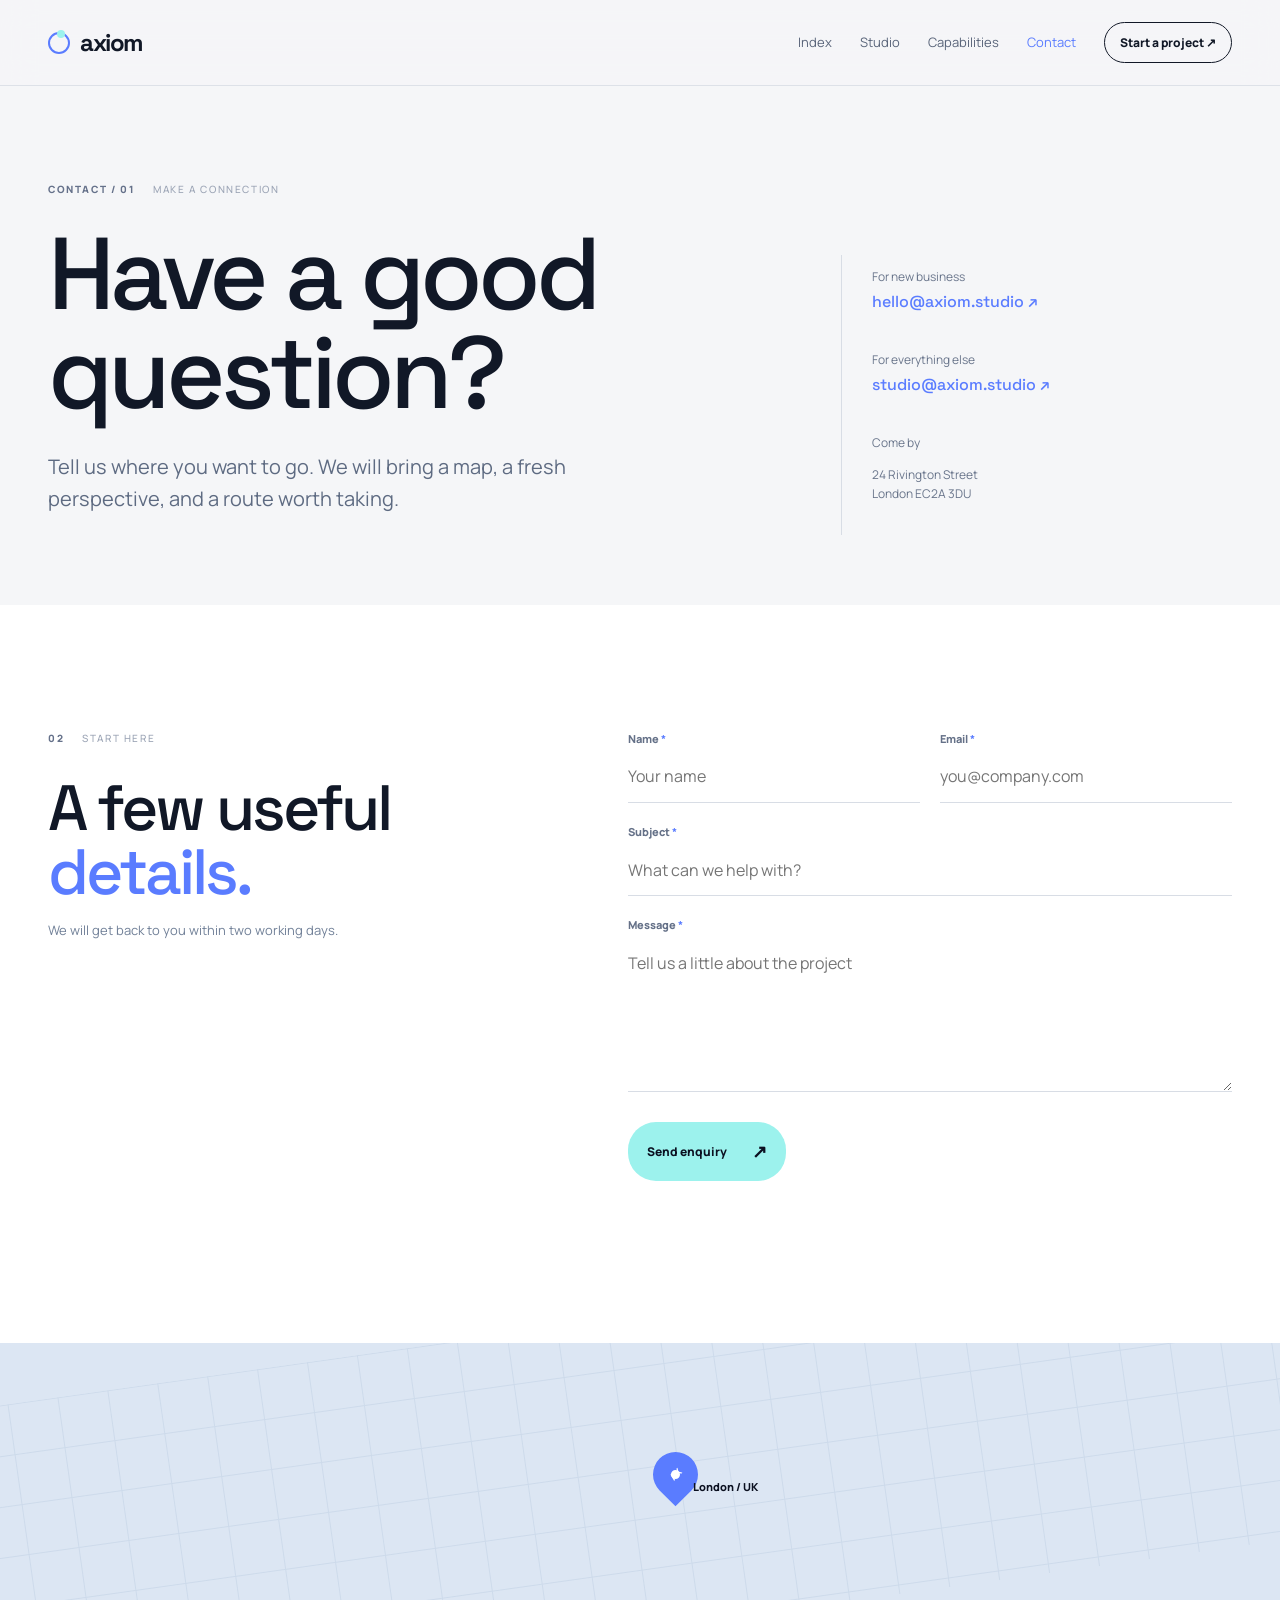
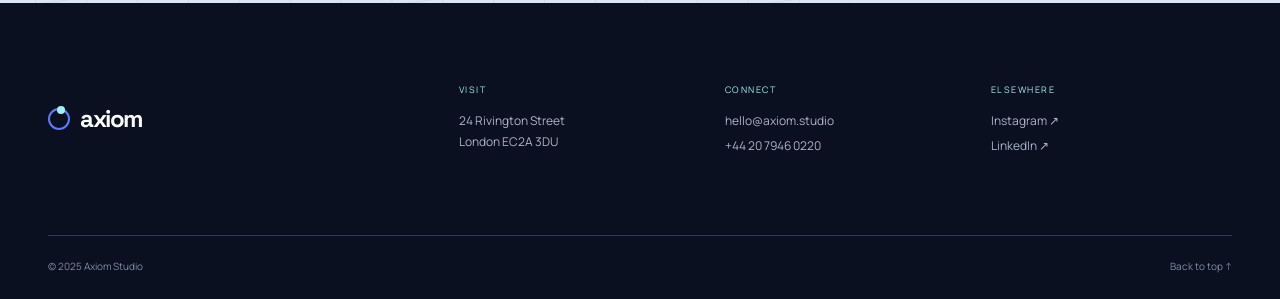
<file: contact.html>
<!doctype html><html lang="en"><head><meta charset="utf-8"><meta name="viewport" content="width=device-width,initial-scale=1"><meta name="description" content="Start a project with Axiom creative technology studio."><title>Contact — Axiom</title><link rel="preconnect" href="https://fonts.googleapis.com"><link rel="preconnect" href="https://fonts.gstatic.com" crossorigin><link href="https://fonts.googleapis.com/css2?family=Manrope:wght@400;500;600;700;800&family=Space+Grotesk:wght@400;500;600;700&display=swap" rel="stylesheet"><link rel="stylesheet" href="css/style.css"></head><body><header class="site-header" id="top"><nav class="navbar container" aria-label="Primary navigation"><a class="logo" href="index.html"><span class="logo-orbit"></span>axiom</a><button class="menu-toggle" aria-label="Open navigation" aria-expanded="false" aria-controls="site-menu"><span></span><span></span></button><div class="nav-menu" id="site-menu"><a class="nav-link" href="index.html">Index</a><a class="nav-link" href="about.html">Studio</a><a class="nav-link" href="services.html">Capabilities</a><a class="nav-link active" href="contact.html">Contact</a><a class="nav-pill" href="contact.html">Start a project <span>↗</span></a></div></nav></header><main><section class="contact-intro container"><div><div class="section-number">Contact / 01 <span>Make a connection</span></div><h1>Have a good<br><span>question?</span></h1><p class="inner-lede">Tell us where you want to go. We will bring a map, a fresh perspective, and a route worth taking.</p></div><div class="contact-links"><p>For new business</p><a href="mailto:hello@axiom.studio">hello@axiom.studio ↗</a><p>For everything else</p><a href="mailto:studio@axiom.studio">studio@axiom.studio ↗</a><p>Come by</p><span>24 Rivington Street<br>London EC2A 3DU</span></div></section><section class="contact-area section"><div class="container contact-grid"><div class="form-heading"><div class="section-number">02 <span>Start here</span></div><h2>A few useful<br><span>details.</span></h2><p>We will get back to you within two working days.</p></div><form class="contact-form" novalidate><div class="field"><label for="name">Name <b>*</b></label><input id="name" name="name" type="text" placeholder="Your name" required></div><div class="field"><label for="email">Email <b>*</b></label><input id="email" name="email" type="email" placeholder="you@company.com" required></div><div class="field field-full"><label for="subject">Subject <b>*</b></label><input id="subject" name="subject" type="text" placeholder="What can we help with?" required></div><div class="field field-full"><label for="message">Message <b>*</b></label><textarea id="message" name="message" rows="5" placeholder="Tell us a little about the project" required></textarea></div><button class="button button-cyan" type="submit">Send enquiry <span>↗</span></button><p class="form-status" role="status" aria-live="polite"></p></form></div></section><section class="contact-map"><div class="map-grid"></div><div class="map-pin">AX</div><p>London / UK</p></section></main><footer class="site-footer"><div class="container footer-top"><a class="logo logo-light" href="index.html"><span class="logo-orbit"></span>axiom</a><div><p class="footer-label">Visit</p><p>24 Rivington Street<br>London EC2A 3DU</p></div><div><p class="footer-label">Connect</p><a href="mailto:hello@axiom.studio">hello@axiom.studio</a><br><a href="tel:+442079460220">+44 20 7946 0220</a></div><div><p class="footer-label">Elsewhere</p><a href="#top">Instagram ↗</a><br><a href="#top">LinkedIn ↗</a></div></div><div class="container footer-bottom"><span>© 2025 Axiom Studio</span><a href="#top">Back to top ↑</a></div></footer><button class="back-top" aria-label="Back to top">↑</button><script src="js/script.js"></script></body></html>
</file>
<file: css/style.css>
@import url('https://fonts.googleapis.com/css2?family=Manrope:wght@400;500;600;700;800&family=Space+Grotesk:wght@400;500;600;700&display=swap');
:root{--navy:#0b1020;--navy2:#111a31;--cyan:#9cf2ed;--blue:#5a7cff;--paper:#f5f6f8;--ink:#111827;--line:#d8dde5;--muted:#718098;--h:'Space Grotesk',sans-serif;--b:'Manrope',sans-serif;--max:1240px}*{box-sizing:border-box}html{scroll-behavior:smooth;overflow-x:clip}body{margin:0;background:var(--paper);color:var(--ink);font-family:var(--b);line-height:1.6;overflow-x:clip}body.menu-open{overflow:hidden}a{color:inherit;text-decoration:none}img,video{display:block;width:100%;max-width:100%}button,input,textarea{font:inherit}.container{width:min(calc(100% - 96px),var(--max));margin:auto}.site-header{height:86px;background:rgba(245,246,248,.9);backdrop-filter:blur(16px);position:sticky;top:0;z-index:20;border-bottom:1px solid rgba(216,221,229,.8)}.navbar{height:100%;display:flex;align-items:center;justify-content:space-between}.logo{font:700 24px var(--h);letter-spacing:-1.5px;display:flex;align-items:center;gap:10px}.logo-orbit{width:22px;height:22px;border:2px solid var(--blue);border-radius:50%;display:inline-block;position:relative}.logo-orbit:before{content:'';position:absolute;width:8px;height:8px;background:var(--cyan);border-radius:50%;top:-4px;left:7px}.nav-menu{display:flex;align-items:center;gap:28px}.nav-link{font-size:13px;color:#59647a;transition:.2s}.nav-link:hover,.nav-link.active{color:var(--blue)}.nav-pill{font-size:12px;font-weight:800;border:1px solid var(--ink);padding:10px 15px;border-radius:30px;transition:.25s}.nav-pill:hover{background:var(--navy);color:var(--cyan)}.menu-toggle{display:none;border:0;background:transparent;padding:8px}.menu-toggle span{display:block;width:24px;height:2px;background:var(--navy);margin:5px}.kicker,.section-number{font-size:10px;font-weight:800;letter-spacing:1.6px;text-transform:uppercase;color:#65718a}.kicker-dot{display:inline-block;width:7px;height:7px;border-radius:50%;background:var(--blue);margin-right:10px}.hero{min-height:720px;display:grid;grid-template-columns:48% 52%;align-items:center;padding-block:78px 110px}.hero h1,.inner-hero h1{font:500 clamp(58px,8vw,112px)/.97 var(--h);letter-spacing:-5px;margin:28px 0}.hero h1 span,.inner-hero h1 span,h2 span,.display-copy em{color:var(--blue);font-style:normal}.hero-lede{font-size:18px;color:#526078;max-width:410px}.hero-actions{display:flex;align-items:center;gap:25px;margin-top:36px}.button{display:inline-flex;align-items:center;gap:25px;padding:14px 18px;border-radius:28px;border:1px solid transparent;font-size:12px;font-weight:800;transition:.25s}.button span{font-size:18px}.button-cyan{background:var(--cyan);color:var(--navy)}.button-dark{background:var(--navy);color:#fff}.button:hover{transform:translateY(-4px);box-shadow:0 12px 25px #25355c33}.button-glass{color:white;border-color:#ffffff80;background:#ffffff1a}.quiet-link,.line-link{font-size:12px;font-weight:800}.quiet-link span,.line-link span{margin-left:9px;font-size:17px}.hero-meta{display:flex;gap:26px;margin-top:70px;font-size:10px;color:#8c97aa}.hero-stage{height:520px;position:relative;perspective:900px}.stage-card{position:absolute;width:74%;height:88%;right:8%;top:6%;overflow:hidden;border-radius:22px;transform:rotateY(-13deg) rotateX(4deg) rotateZ(3deg);box-shadow:28px 35px 70px #15214347;background:linear-gradient(135deg,#1e2b4d,#5a7cff)}.stage-card video{height:100%;object-fit:cover;mix-blend-mode:screen;opacity:.68}.stage-card:after{content:'';position:absolute;inset:0;background:linear-gradient(135deg,#121e4060,#5a7cff2e)}.stage-label,.stage-status{position:absolute;z-index:2;color:white;font-size:10px;letter-spacing:1px}.stage-label{top:22px;left:24px}.stage-status{bottom:22px;right:24px}.stage-status i{display:inline-block;width:6px;height:6px;background:var(--cyan);border-radius:50%;margin-right:6px}.stage-note{position:absolute;right:-11px;top:120px;writing-mode:vertical-rl;text-transform:uppercase;letter-spacing:2px;font-size:9px;color:#73809a;line-height:2}.stage-ring{position:absolute;width:390px;height:390px;border:1px solid #5a7cff52;border-radius:50%;left:0;top:50px}.stage-ring:after{content:'';position:absolute;inset:35px;border:1px dashed #5a7cff4d;border-radius:50%}.orb{position:absolute;border-radius:50%;z-index:3}.orb-one{width:84px;height:84px;left:2%;bottom:10%;background:radial-gradient(circle at 35% 30%,white,var(--cyan));box-shadow:0 18px 28px #3757824d}.orb-two{width:35px;height:35px;right:7%;top:4%;background:var(--blue);box-shadow:0 8px 20px #5a7cff80}.floating-chip{position:absolute;bottom:5%;left:18%;background:var(--navy);color:var(--cyan);padding:10px 15px;border-radius:20px;font-size:10px}.section{padding-block:125px}.section-number{display:flex;gap:18px;align-items:center}.section-number span{color:#9ba4b5;font-weight:500}.section-dark{background:var(--navy);color:#fff}.intro{background:white}.intro-grid{display:grid;grid-template-columns:25% 1fr;gap:8%}.display-copy{font:500 clamp(35px,5vw,64px)/1.1 var(--h);letter-spacing:-3px;margin:0 0 35px}.body-copy,.section-head>p,.showcase-copy>p:not(.kicker){max-width:520px;color:#667188}.line-link{display:inline-block;margin-top:26px;border-bottom:1px solid var(--ink);padding-bottom:5px}.section-head{display:grid;grid-template-columns:1fr 35%;align-items:end;margin-bottom:65px}.section-head h2,.why h2,.journey h2,.people-copy h2{font:500 clamp(42px,6vw,73px)/1 var(--h);letter-spacing:-3px;margin:29px 0 0}.capability-grid{display:grid;grid-template-columns:1.05fr 1fr;grid-template-rows:260px 230px;gap:18px}.capability-card{position:relative;padding:28px;border-radius:18px;overflow:hidden;transition:.3s;display:flex;flex-direction:column}.capability-card:hover,.matrix-card:hover{transform:translateY(-8px);box-shadow:0 22px 35px #1d2c4b29}.card-large{grid-row:span 2;background:linear-gradient(140deg,#dfe6fb,#f7f8fb)}.card-cyan{background:var(--cyan)}.card-dark{background:var(--navy);color:white}.card-icon{font:34px var(--h);color:var(--blue);margin:18px 0 5px}.card-dark .card-icon{color:var(--cyan)}.capability-card h3{font:500 28px var(--h);letter-spacing:-1px;margin:0 0 10px}.capability-card p{font-size:13px;color:#637087;max-width:310px;margin:0}.card-dark p{color:#aab3c5}.card-arrow{position:absolute;right:28px;bottom:25px;font-size:24px;color:var(--blue)}.card-dark .card-arrow{color:var(--cyan)}.showcase{background:#eef0f4}.showcase-layout{display:grid;grid-template-columns:58% 1fr;gap:10%;align-items:center;margin-top:55px}.showcase-image{height:510px;position:relative;overflow:hidden;border-radius:18px}.showcase-image img{height:100%;object-fit:cover}.image-overlay{position:absolute;bottom:18px;left:20px;background:#0b1020db;color:white;border-radius:18px;padding:8px 13px;font-size:10px}.showcase-copy h2{font:500 clamp(42px,5vw,68px)/1 var(--h);letter-spacing:-3px;margin:23px 0}.metric-line{border-top:1px solid #cbd1db;border-bottom:1px solid #cbd1db;margin:35px 0;padding:15px 0;display:flex;gap:17px;align-items:center}.metric-line strong{font:500 34px var(--h);color:var(--blue)}.metric-line span{font-size:10px;color:#78849a;line-height:1.3}.numbers{padding:65px 0}.numbers-grid{display:grid;grid-template-columns:1.5fr repeat(3,1fr);align-items:center;gap:20px}.number-item{border-left:1px solid #33415f;padding-left:28px}.number-item strong{display:block;font:500 50px var(--h);color:var(--cyan);letter-spacing:-3px}.number-item span{font-size:11px;color:#a8b2c5;line-height:1.3}.why-grid{display:grid;grid-template-columns:42% 1fr;gap:12%}.why-list{border-top:1px solid var(--line)}.why-item{display:grid;grid-template-columns:42px 1fr;gap:20px;border-bottom:1px solid var(--line);padding:25px 0}.why-item>b{font:11px var(--h);color:var(--blue)}.why-item h3{font:500 20px var(--h);margin:0 0 8px}.why-item p{font-size:13px;color:#738098;max-width:420px;margin:0}.film-section{height:620px;position:relative;overflow:hidden;color:white}.film-backdrop{position:absolute;inset:0;background:var(--navy);overflow:hidden}.film-backdrop img{height:100%;object-fit:cover;filter:saturate(.45);opacity:.63}.film-backdrop:after{content:'';position:absolute;inset:0;background:linear-gradient(90deg,#0b1020eb,#0b10202e)}.film-content{position:relative;padding-top:135px}.film-content h2{font:500 clamp(50px,7vw,91px)/.98 var(--h);letter-spacing:-4px;margin:22px 0 40px}.film-content h2 em{color:var(--cyan);font-style:normal}.play-button{display:flex;align-items:center;justify-content:center;width:52px;height:52px;border:1px solid #ffffff99;border-radius:50%;font-size:12px;color:var(--cyan)}.final-cta{background:linear-gradient(135deg,#dcecff,#f5f6f8);position:relative;overflow:hidden}.final-cta-inner{position:relative}.final-cta h2{font:500 clamp(50px,7vw,90px)/.98 var(--h);letter-spacing:-4px;margin:23px 0 36px}.cta-orbit{position:absolute;right:12%;top:-50px;width:310px;height:310px;border-radius:50%;border:1px solid #5a7cff4d}.cta-orbit:before,.cta-orbit:after{content:'';position:absolute;border-radius:50%;border:1px solid #5a7cff38}.cta-orbit:before{inset:34px}.cta-orbit:after{inset:80px}.site-footer{background:var(--navy);color:#d8dfeb;padding:70px 0 25px}.footer-top{display:grid;grid-template-columns:1.6fr repeat(3,1fr);gap:25px;border-bottom:1px solid #303c57;padding-bottom:70px}.logo-light{color:white}.footer-top p,.footer-top a:not(.logo){font-size:12px;color:#aab5c9;line-height:1.8}.footer-label{color:var(--cyan)!important;text-transform:uppercase;font-size:9px!important;letter-spacing:1.5px}.footer-bottom{display:flex;justify-content:space-between;padding-top:22px;color:#7f8da7;font-size:10px}.back-top{position:fixed;right:22px;bottom:22px;width:43px;height:43px;border:0;border-radius:50%;background:var(--cyan);color:var(--navy);font-size:19px;opacity:0;pointer-events:none;transition:.3s;z-index:10}.back-top.visible{opacity:1;pointer-events:auto}.back-top:hover{transform:translateY(-4px)}.inner-hero{padding-block:100px 110px}.inner-hero h1{margin-bottom:30px}.inner-lede{font-size:20px;max-width:540px;color:#5e6b82}.about-editorial{background:white}.editorial-grid{display:grid;grid-template-columns:55% 1fr;gap:11%;align-items:center}.editorial-image{height:500px;position:relative}.editorial-image img{height:100%;object-fit:cover;border-radius:18px}.editorial-image span{position:absolute;bottom:18px;left:20px;color:#fff;font-size:10px}.editorial-copy h2{font:500 clamp(40px,5vw,67px)/1 var(--h);letter-spacing:-3px;margin:24px 0}.editorial-copy>p:not(.kicker){color:#69768c}.values-dark{padding:110px 0}.values-grid{display:grid;grid-template-columns:repeat(3,1fr);gap:45px;margin-top:70px}.values-grid>div{border-top:1px solid #3b4965;padding-top:16px}.values-grid span{color:var(--cyan);font:11px var(--h)}.values-grid h3{font:500 28px var(--h);margin:34px 0 12px}.values-grid p{color:#aab4c7;font-size:13px}.journey-grid{display:grid;grid-template-columns:40% 1fr;gap:13%}.journey h2{margin-top:30px}.timeline{border-top:1px solid var(--line)}.timeline>div{display:grid;grid-template-columns:70px 1fr;gap:22px;border-bottom:1px solid var(--line);padding:22px 0}.timeline b{font:13px var(--h);color:var(--blue)}.timeline p{font-size:13px;color:#65728a;margin:0}.people-grid{display:grid;grid-template-columns:40% 1fr;gap:10%;align-items:center}.people-copy>p{color:#65728a;max-width:350px}.people-images{height:510px;position:relative}.people-images img{object-fit:cover}.people-main{height:410px;width:75%;border-radius:18px}.people-small{position:absolute;width:44%;height:235px;right:0;bottom:0;border:12px solid var(--paper);border-radius:18px}.service-matrix{padding-top:25px}.matrix-grid{display:grid;grid-template-columns:1fr 1fr;grid-template-rows:390px 300px;gap:18px}.matrix-card{padding:28px;border-radius:18px;position:relative;overflow:hidden;transition:.3s}.matrix-blue{background:var(--blue);color:white}.matrix-white{background:white}.matrix-dark{background:var(--navy);color:white}.matrix-tall{grid-row:span 2;grid-column:2;padding:0}.matrix-card .matrix-icon{font-size:35px;display:block;margin-bottom:20px;color:var(--cyan)}.matrix-white .matrix-icon{color:var(--blue)}.matrix-number{font:11px var(--h);position:absolute;right:28px;top:31px}.matrix-card h2{font:500 39px var(--h);letter-spacing:-2px;margin:0 0 13px}.matrix-card>p{font-size:14px;max-width:300px;color:#d9e3f5}.matrix-white>p{color:#657188}.matrix-card ul{list-style:none;padding:0;margin:45px 0 0;line-height:2;color:#d6e1f2;font-size:12px}.matrix-white ul{color:#69768b}.matrix-card li:before{content:'+';color:var(--cyan);margin-right:8px}.matrix-card>a{position:absolute;bottom:28px;left:28px;font-size:12px;font-weight:800}.matrix-image>img{height:100%;object-fit:cover;filter:brightness(.62)}.matrix-image-copy{position:absolute;inset:0;padding:28px;color:white;background:linear-gradient(180deg,#0b102033,#0b1020cc)}.process-strip{padding:100px 0}.process-grid{display:grid;grid-template-columns:40% 1fr;gap:10%}.process-grid h2{font:500 clamp(42px,5vw,64px)/1 var(--h);letter-spacing:-3px;margin-top:30px}.process-track{display:grid;grid-template-columns:repeat(3,1fr);gap:20px;padding-top:30px}.process-track>div{border-top:1px solid #40506c;padding-top:15px}.process-track b{font:11px var(--h);color:var(--cyan)}.process-track h3{font:500 22px var(--h);margin:35px 0 8px}.process-track p{font-size:12px;color:#aab4c8}.contact-intro{display:grid;grid-template-columns:1fr 33%;gap:10%;padding-block:95px 70px}.contact-intro h1{font:500 clamp(58px,8vw,102px)/.97 var(--h);letter-spacing:-5px;margin:28px 0}.contact-links{border-left:1px solid var(--line);padding-left:30px;margin-top:74px;font-size:12px;color:#69758b}.contact-links p:not(:first-child){margin-top:38px}.contact-links a{display:block;color:var(--blue);font:500 16px var(--h);margin-top:-7px}.contact-area{background:white}.contact-grid{display:grid;grid-template-columns:35% 1fr;gap:14%}.form-heading h2{font:500 clamp(42px,5vw,64px)/1 var(--h);letter-spacing:-3px;margin:30px 0 16px}.form-heading p{color:#718098;font-size:13px}.contact-form{display:grid;grid-template-columns:1fr 1fr;gap:20px}.field{display:flex;flex-direction:column;gap:8px}.field-full{grid-column:span 2}.field label{font-size:11px;font-weight:800;color:#657188}.field label b{color:var(--blue)}.field input,.field textarea{border:0;border-bottom:1px solid var(--line);padding:9px 0 12px;outline:0;background:transparent;color:var(--ink);resize:vertical}.field input:focus,.field textarea:focus{border-color:var(--blue)}.contact-form button{justify-self:start;margin-top:10px}.form-status{grid-column:span 2;margin:17px 0 0;font-size:12px;color:#d24e63}.form-status.success{color:#25807b}.contact-map{height:260px;position:relative;background:#dce6f3;overflow:hidden}.map-grid{position:absolute;inset:0;background-image:linear-gradient(#c1d1e4 1px,transparent 1px),linear-gradient(90deg,#c1d1e4 1px,transparent 1px);background-size:42px 42px;transform:rotate(-8deg) scale(1.2);opacity:.55}.map-pin{position:absolute;left:51%;top:42%;width:45px;height:45px;border-radius:50% 50% 50% 0;transform:rotate(-45deg);background:var(--blue);color:white;font:700 10px var(--h);display:flex;align-items:center;justify-content:center}.map-pin:after{content:'';position:absolute;background:white;width:9px;height:9px;border-radius:50%}.contact-map p{position:absolute;left:calc(51% + 40px);top:48%;font-size:11px;font-weight:800;color:var(--navy)}.reveal{opacity:0;transform:translateY(24px);transition:.7s}.reveal.visible{opacity:1;transform:none}.delay-1{transition-delay:.14s}
@media(max-width:850px){.container{width:min(calc(100% - 42px),var(--max))}.site-header{height:72px}.menu-toggle{display:block;z-index:22}.nav-menu{position:fixed;inset:0;width:100vw;background:var(--navy);color:white;display:flex;flex-direction:column;justify-content:center;align-items:center;gap:26px;transform:translateX(100%);transition:transform .35s}.nav-menu.open{transform:translateX(0)}.nav-link{font:500 30px var(--h);color:white}.nav-pill{border-color:var(--cyan);color:var(--cyan);font-size:14px}.hero{grid-template-columns:1fr;gap:45px;padding-block:65px 90px}.hero-stage{height:430px}.stage-card{width:80%;height:86%}.intro-grid,.why-grid,.journey-grid,.people-grid,.contact-grid,.process-grid{grid-template-columns:1fr;gap:45px}.section{padding-block:88px}.section-head{grid-template-columns:1fr;gap:27px}.capability-grid{grid-template-rows:270px 230px 230px}.card-large{grid-row:span 1}.showcase-layout{grid-template-columns:1fr;gap:48px}.showcase-image{height:370px}.numbers-grid{grid-template-columns:1fr 1fr}.numbers-grid .section-number{grid-column:span 2}.number-item{padding:15px 0 0;border-left:0;border-top:1px solid #33415f}.editorial-grid{grid-template-columns:1fr;gap:45px}.editorial-image{height:390px}.values-grid{gap:25px;margin-top:55px}.people-images{height:400px}.people-main{height:330px}.matrix-grid{grid-template-rows:340px 340px 350px 300px}.matrix-tall{grid-row:span 1;grid-column:span 2}.matrix-dark{grid-column:span 2}.process-track{padding-top:0}.contact-intro{grid-template-columns:1fr;gap:15px;padding-block:75px 55px}.contact-links{margin-top:15px;border-left:0;border-top:1px solid var(--line);padding:25px 0 0}.film-section{height:530px}.film-content{padding-top:100px}.cta-orbit{right:-10%;top:10px;width:250px;height:250px}}
@media(max-width:520px){.hero h1,.inner-hero h1,.contact-intro h1{font-size:54px;letter-spacing:-3px}.hero-actions{align-items:flex-start;flex-direction:column;gap:18px}.hero-meta{flex-direction:column;gap:6px;margin-top:48px}.hero-stage{height:330px}.stage-card{height:88%;width:82%;right:3%}.stage-ring{width:260px;height:260px;top:50px}.orb-one{width:55px;height:55px}.display-copy{font-size:38px}.capability-grid{display:flex;flex-direction:column}.capability-card{min-height:235px}.card-large{min-height:270px}.showcase-image{height:280px}.showcase-copy h2,.section-head h2,.why h2,.journey h2,.people-copy h2{font-size:43px}.number-item strong{font-size:42px}.film-content h2{font-size:53px;letter-spacing:-3px}.footer-top{grid-template-columns:1fr;gap:20px;padding-bottom:50px}.footer-bottom{flex-direction:column;gap:15px}.matrix-grid{display:flex;flex-direction:column}.matrix-card{min-height:315px}.matrix-image{min-height:390px}.contact-form{display:flex;flex-direction:column}.contact-form button{align-self:flex-start}.form-status{order:5}.people-images{height:330px}.people-main{height:280px}.people-small{height:165px;border-width:8px}.cta-orbit{right:-35%;top:15px}.contact-map p{left:57%}}
</file>
